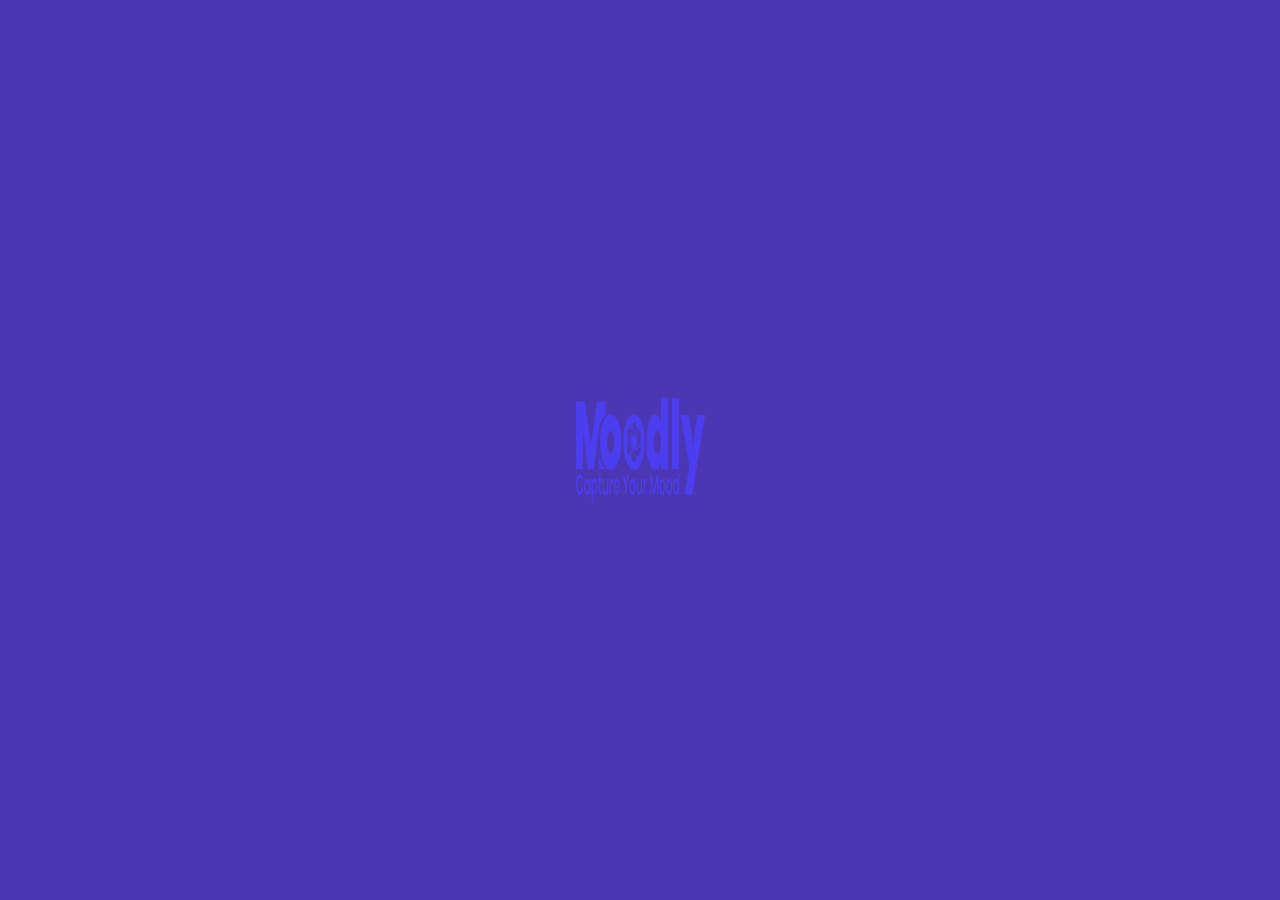
<file: moodly_uiux_lofi/index.html>
<!DOCTYPE html>
<html lang="en">
<head>
    <meta charset="UTF-8">
    <meta name="viewport" content="width=device-width, initial-scale=1.0">
    <meta http-equiv="refresh" content="3;url=login.html">
    <title>Lofi UI</title>
    <link rel="stylesheet" href="css/style.css">
</head>
<body>
    
    <div class="splash-container">
        <img src="assets/logo.svg" alt="FazleFoto Logo" class="logo">
    </div>

    <script src="js/script.js"></script>
</body>
</html>
</file>
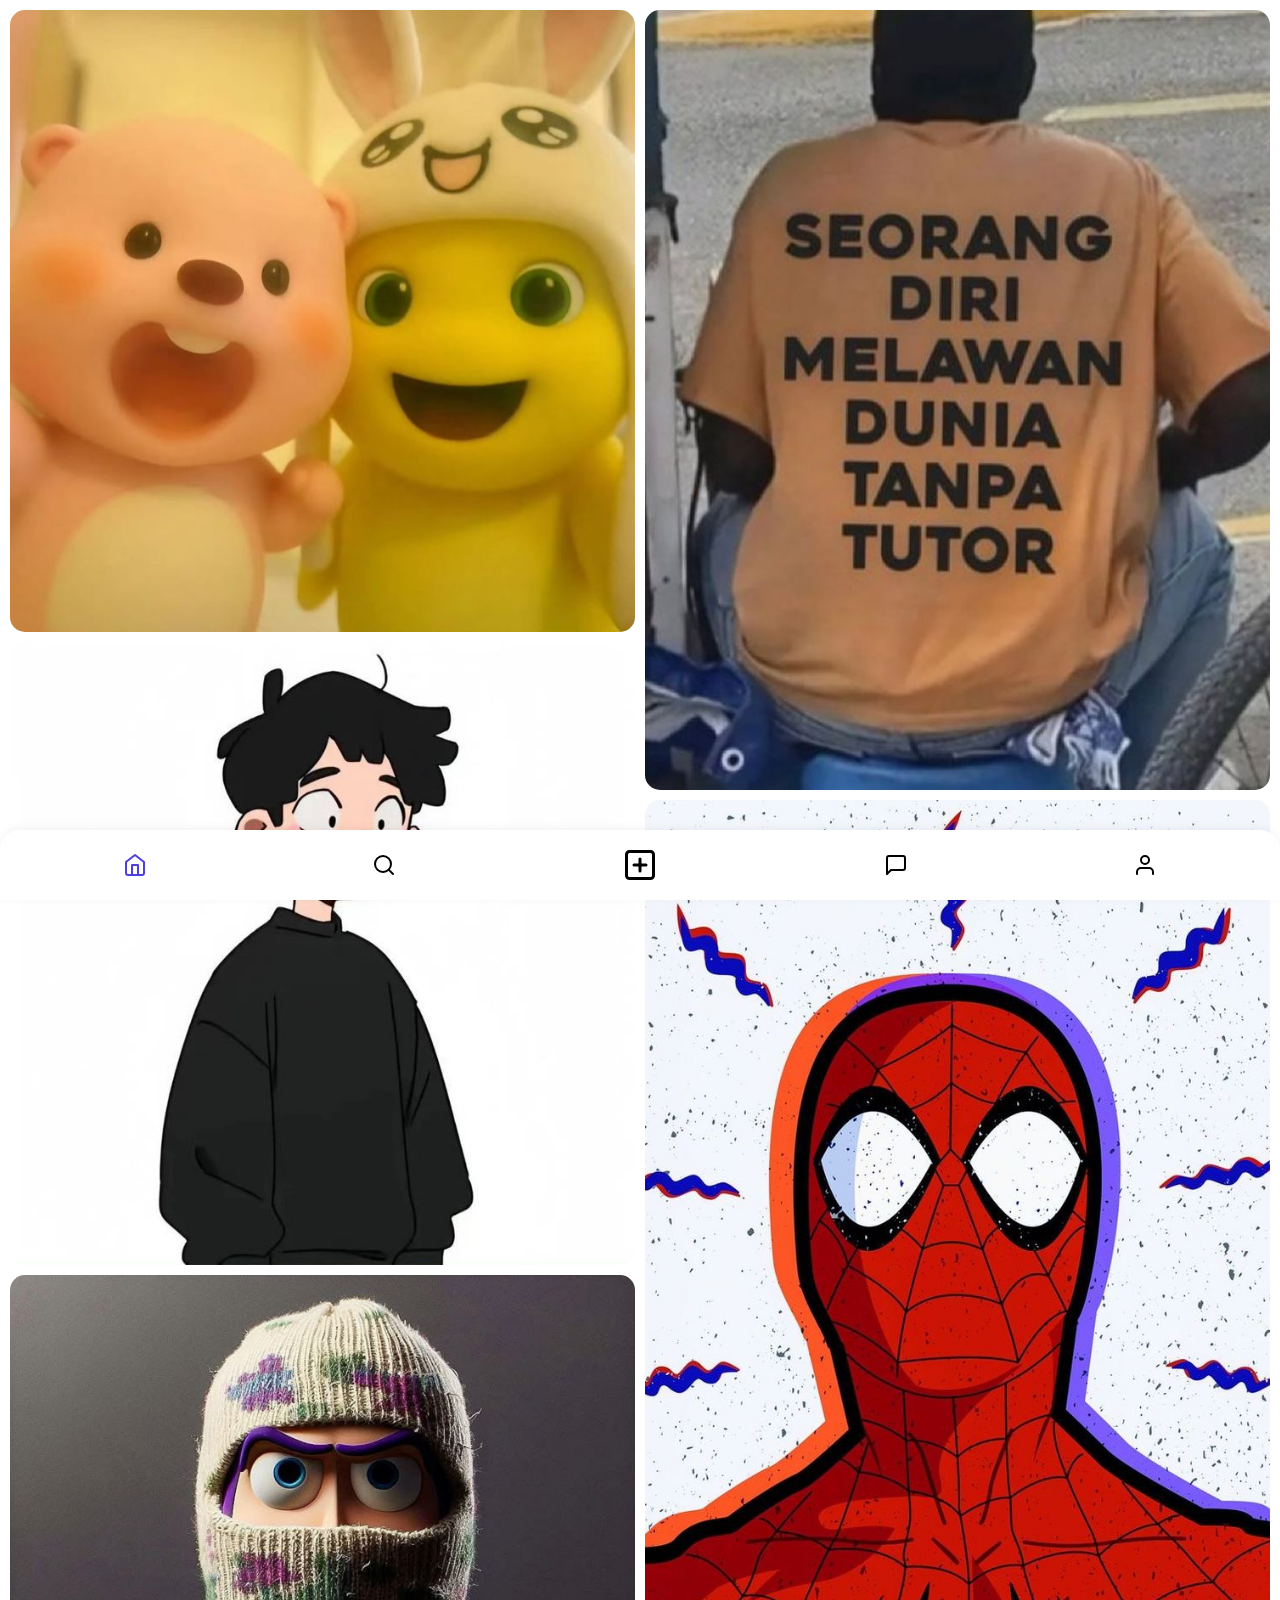
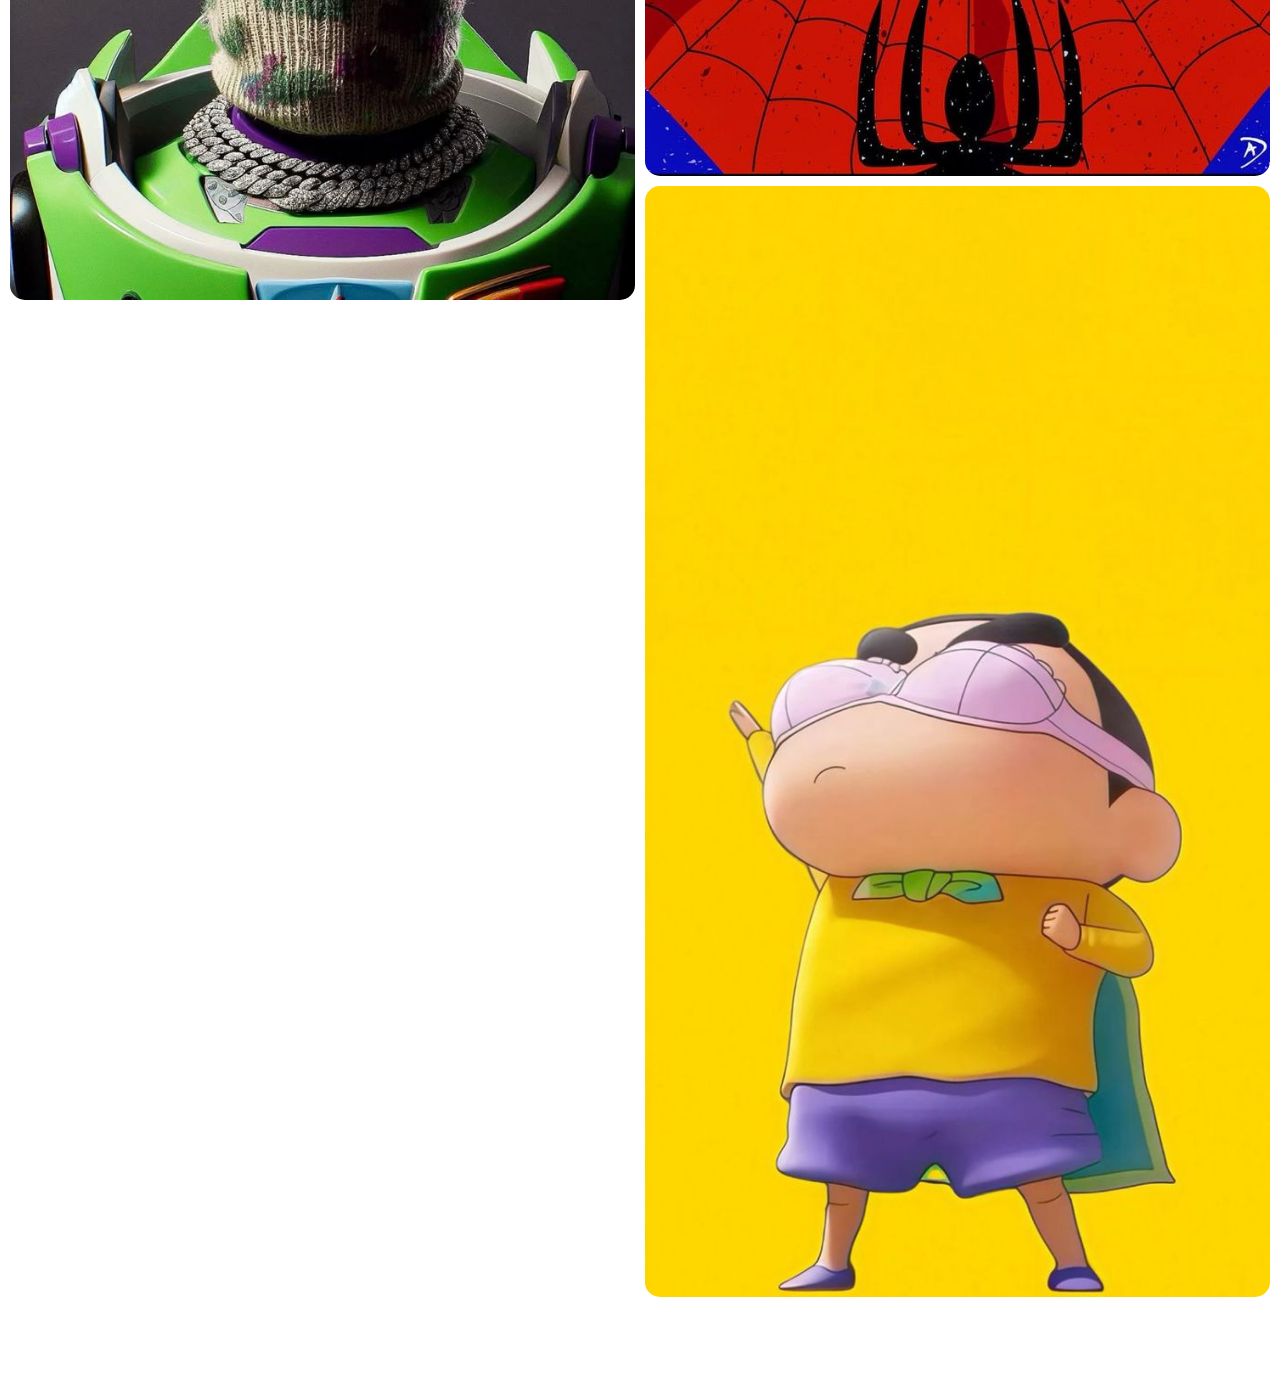
<file: moodly_uiux_lofi/beranda.html>
<!DOCTYPE html>
<html lang="en">
<head>
    <meta charset="UTF-8">
    <meta name="viewport" content="width=device-width, initial-scale=1.0">
    <title>Beranda - FazleFoto</title>
    <link rel="stylesheet" href="css/beranda.css">
</head>
<body>
    <main class="gallery-container">
        <div class="gallery-column">
            <!-- Ganti src dengan gambar Anda -->
            <a href="foto.html"><img src="assets/gallery-1.jpg" alt="Gallery image"></a>
            <a href="foto.html"><img src="assets/gallery-2.jpg" alt="Gallery image"></a>
            <a href="foto.html"><img src="assets/gallery-3.jpg" alt="Gallery image"></a>
        </div>
        <div class="gallery-column">
            <!-- Ganti src dengan gambar Anda -->
            <a href="foto.html"><img src="assets/gallery-4.jpg" alt="Gallery image"></a>
            <a href="foto.html"><img src="assets/gallery-5.jpg" alt="Gallery image"></a>
            <a href="foto.html"><img src="assets/gallery-6.jpg" alt="Gallery image"></a>
        </div>
    </main>

    <nav class="bottom-nav">
        <a href="beranda.html" class="nav-item active">
            <img src="assets/home.svg" alt="Home">
        </a>
        <a href="pencarian.html" class="nav-item">
            <img src="assets/search.svg" alt="Search">
        </a>
        <a href="upload.html" class="nav-item add">
            <img src="assets/add.svg" alt="Add">
        </a>
        <a href="notifikasi.html" class="nav-item">
            <img src="assets/chat.svg" alt="Chat">
        </a>
        <a href="profil.html" class="nav-item">
            <img src="assets/profile.svg" alt="Profile">
        </a>
    </nav>
</body>
</html>
</file>
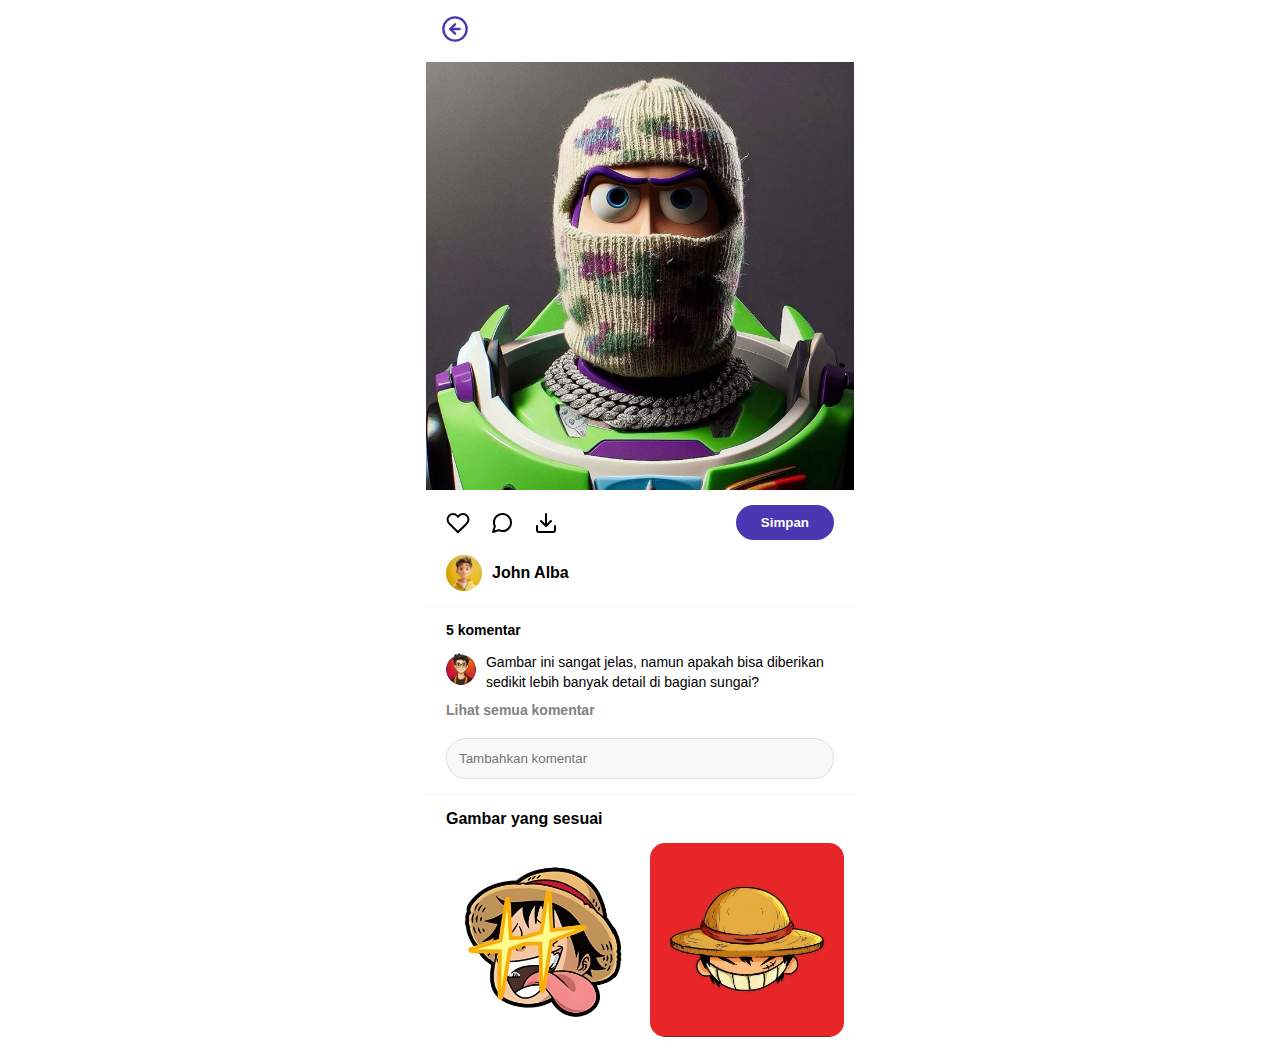
<file: moodly_uiux_lofi/foto.html>
<!DOCTYPE html>
<html lang="en">
<head>
    <meta charset="UTF-8">
    <meta name="viewport" content="width=device-width, initial-scale=1.0">
    <title>Detail Foto</title>
    <link rel="stylesheet" href="css/foto.css">
</head>
<body>
    <div class="photo-detail-container">
        <header class="photo-header">
            <a href="beranda.html" class="back-btn">
                <img src="assets/back.svg" alt="Back">
            </a>
        </header>

        <img src="assets/gallery-3.jpg" alt="Detail Foto" class="main-photo">

        <section class="actions-section">
            <div class="action-icons">
                <img src="assets/like.svg" alt="Like">
                <img src="assets/comment.svg" alt="Comment">
                <img src="assets/download.svg" alt="Download">
            </div>
            <button class="btn-simpan">Simpan</button>
        </section>

        <section class="author-section">
            <img src="assets/avatar.png" alt="Author Avatar" class="author-avatar">
            <span class="author-name">John Alba</span>
        </section>

        <section class="comments-section">
            <p class="comment-count">5 komentar</p>
            <div class="comment">
                <img src="assets/avatar-comment.png" alt="Commenter Avatar" class="comment-avatar">
                <p>Gambar ini sangat jelas, namun apakah bisa diberikan sedikit lebih banyak detail di bagian sungai?</p>
            </div>
            <a href="#" class="view-all-comments">Lihat semua komentar</a>
            <div class="add-comment">
                <input type="text" placeholder="Tambahkan komentar">
            </div>
        </section>

        <section class="related-photos">
            <h3>Gambar yang sesuai</h3>
            <div class="related-grid">
                <img src="assets/related-1.jpg" alt="Related Photo 1">
                <img src="assets/related-2.jpg" alt="Related Photo 2">
            </div>
        </section>
    </div>
</body>
</html>
</file>
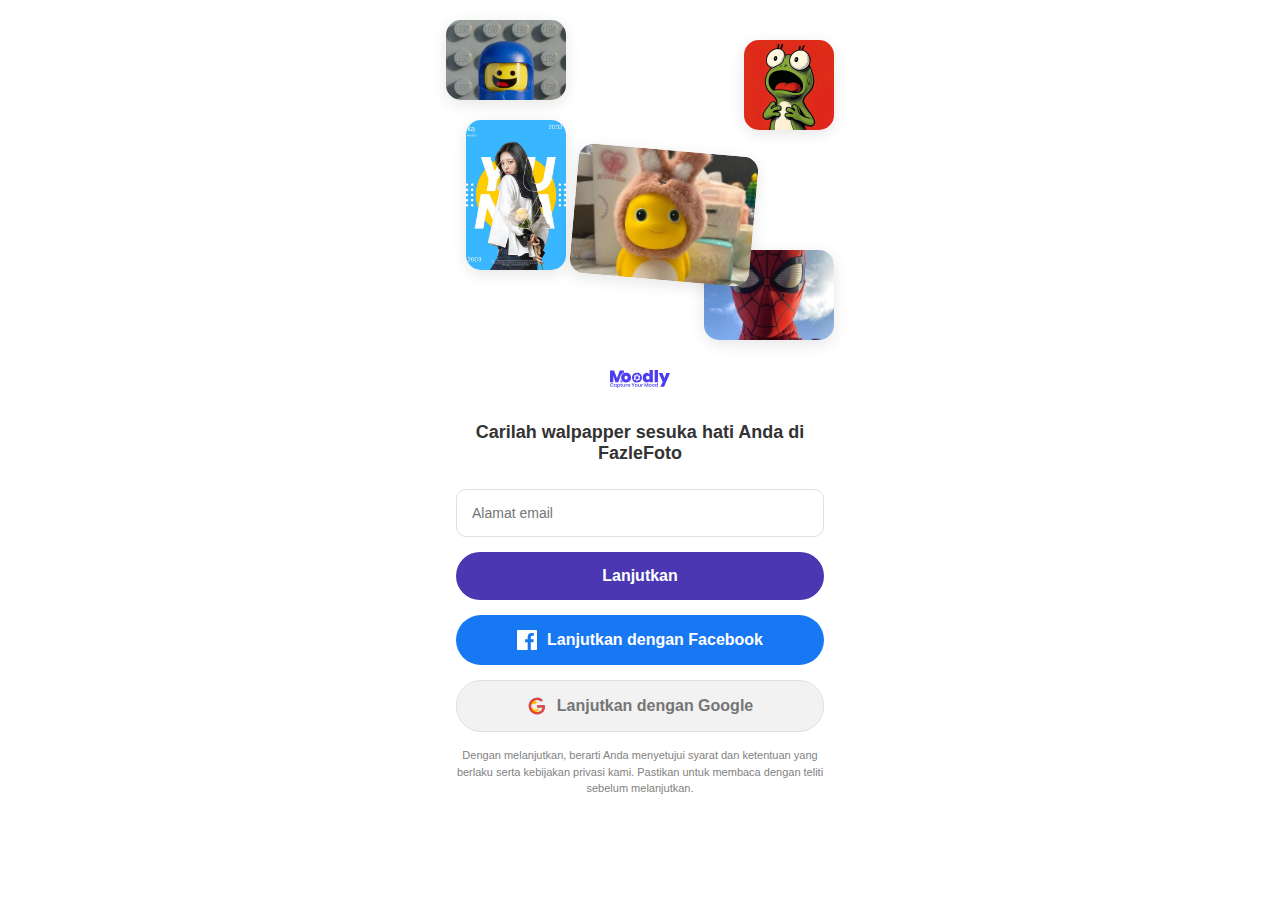
<file: moodly_uiux_lofi/login.html>
<!DOCTYPE html>
<html lang="en">
<head>
    <meta charset="UTF-8">
    <meta name="viewport" content="width=device-width, initial-scale=1.0">
    <title>Login - FazleFoto</title>
    <link rel="stylesheet" href="css/login.css">
</head>
<body>
    <div class="login-container">
        <div class="images-grid">
            <!-- Gambar-gambar ini hanya placeholder, ganti dengan gambar Anda -->
            <img src="assets/img1.jpg" alt="Image 1" class="grid-img img1">
            <img src="assets/img2.jpg" alt="Image 2" class="grid-img img2">
            <img src="assets/img3.jpg" alt="Image 3" class="grid-img img3">
            <img src="assets/img4.jpg" alt="Image 4" class="grid-img img4">
            <img src="assets/img5.jpg" alt="Image 5" class="grid-img img5">
        </div>

        <div class="login-form">
            <img src="assets/logo.svg" alt="FazleFoto Logo" class="logo">
            <h2>Carilah walpapper sesuka hati Anda di FazleFoto</h2>
            
            <input type="email" placeholder="Alamat email">
            
            <a href="beranda.html" class="btn-link"><button class="btn btn-primary">Lanjutkan</button></a>
            <a href="beranda.html" class="btn-link"><button class="btn btn-facebook">
                <img src="assets/facebook.svg" alt="Facebook"> Lanjutkan dengan Facebook
            </button></a>
            <a href="beranda.html" class="btn-link"><button class="btn btn-google">
                <img src="assets/google.svg" alt="Google"> Lanjutkan dengan Google
            </button></a>

            <p class="terms">
                Dengan melanjutkan, berarti Anda menyetujui syarat dan ketentuan yang berlaku serta kebijakan privasi kami. Pastikan untuk membaca dengan teliti sebelum melanjutkan.
            </p>
        </div>
    </div>
</body>
</html>
</file>
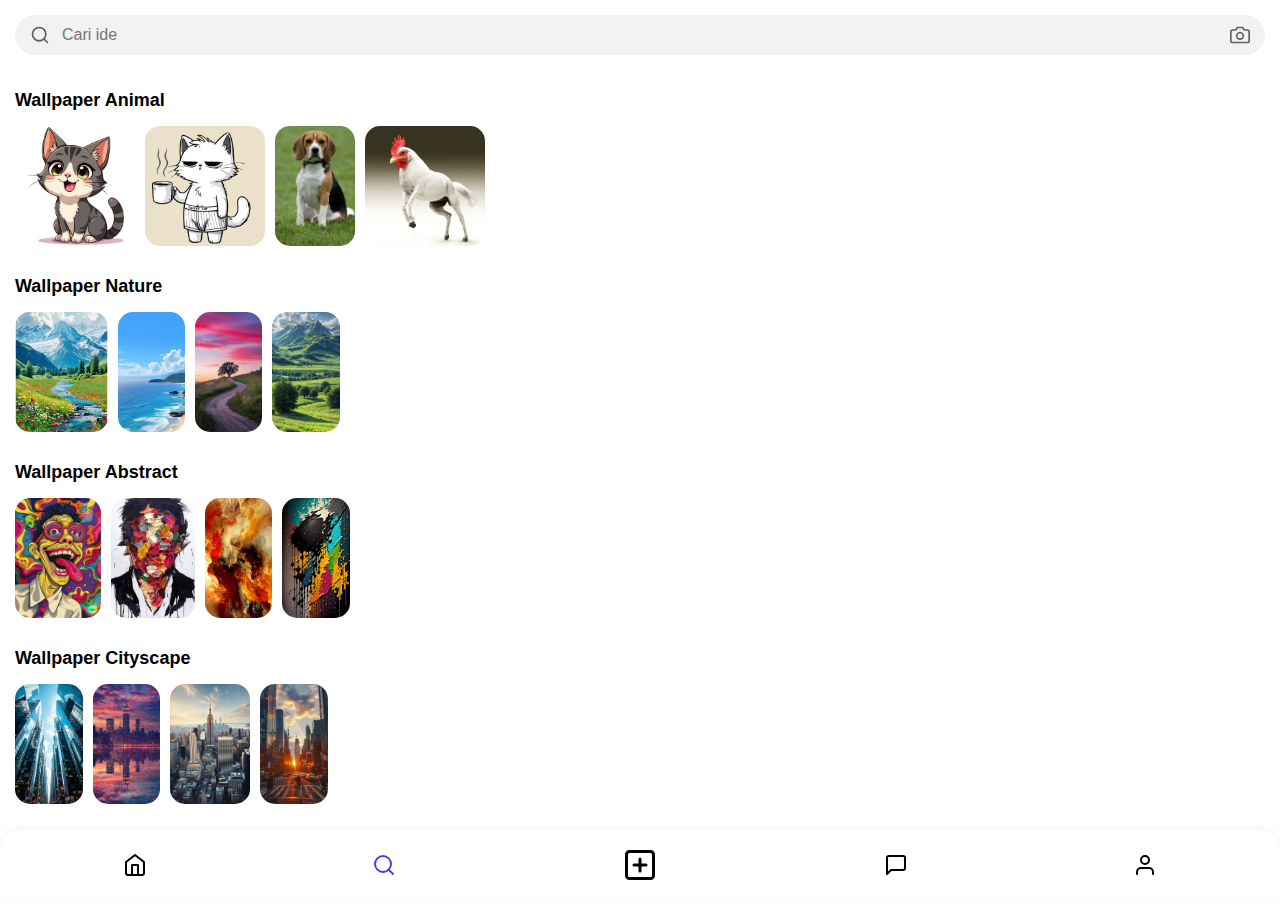
<file: moodly_uiux_lofi/pencarian.html>
<!DOCTYPE html>
<html lang="en">
<head>
    <meta charset="UTF-8">
    <meta name="viewport" content="width=device-width, initial-scale=1.0">
    <title>Pencarian - FazleFoto</title>
    <link rel="stylesheet" href="css/pencarian.css">
</head>
<body>
    <div class="search-page-container">
        <header class="search-header">
            <div class="search-bar">
                <img src="assets/search.svg" alt="Search Icon" class="search-icon">
                <input type="text" placeholder="Cari ide">
                <img src="assets/camera.svg" alt="Search by image" class="camera-icon">
            </div>
        </header>

        <main class="categories-container">
            <section class="category-section">
                <h3>Wallpaper Animal</h3>
                <div class="thumbnail-row">
                    <img src="assets/animal-1.jpg" alt="Animal 1">
                    <img src="assets/animal-2.jpg" alt="Animal 2">
                    <img src="assets/animal-3.jpg" alt="Animal 3">
                    <img src="assets/animal-4.jpg" alt="Animal 4">
                </div>
            </section>

            <section class="category-section">
                <h3>Wallpaper Nature</h3>
                <div class="thumbnail-row">
                    <img src="assets/nature-1.jpg" alt="Nature 1">
                    <img src="assets/nature-2.jpg" alt="Nature 2">
                    <img src="assets/nature-3.jpg" alt="Nature 3">
                    <img src="assets/nature-4.jpg" alt="Nature 4">
                </div>
            </section>

            <section class="category-section">
                <h3>Wallpaper Abstract</h3>
                <div class="thumbnail-row">
                    <img src="assets/abstract-1.jpg" alt="Abstract 1">
                    <img src="assets/abstract-2.jpg" alt="Abstract 2">
                    <img src="assets/abstract-3.jpg" alt="Abstract 3">
                    <img src="assets/abstract-4.jpg" alt="Abstract 4">
                </div>
            </section>

             <section class="category-section">
                <h3>Wallpaper Cityscape</h3>
                <div class="thumbnail-row">
                    <img src="assets/city-1.jpg" alt="City 1">
                    <img src="assets/city-2.jpg" alt="City 2">
                    <img src="assets/city-3.jpg" alt="City 3">
                    <img src="assets/city-4.jpg" alt="City 4">
                </div>
            </section>
        </main>
    </div>

    <nav class="bottom-nav">
        <a href="beranda.html" class="nav-item">
            <img src="assets/home.svg" alt="Home">
        </a>
        <a href="#" class="nav-item active">
            <img src="assets/search.svg" alt="Search">
        </a>
        <a href="upload.html" class="nav-item add">
            <img src="assets/add.svg" alt="Add">
        </a>
        <a href="notifikasi.html" class="nav-item">
            <img src="assets/chat.svg" alt="Chat">
        </a>
        <a href="profil.html" class="nav-item">
            <img src="assets/profile.svg" alt="Profile">
        </a>
    </nav>
</body>
</html>
</file>
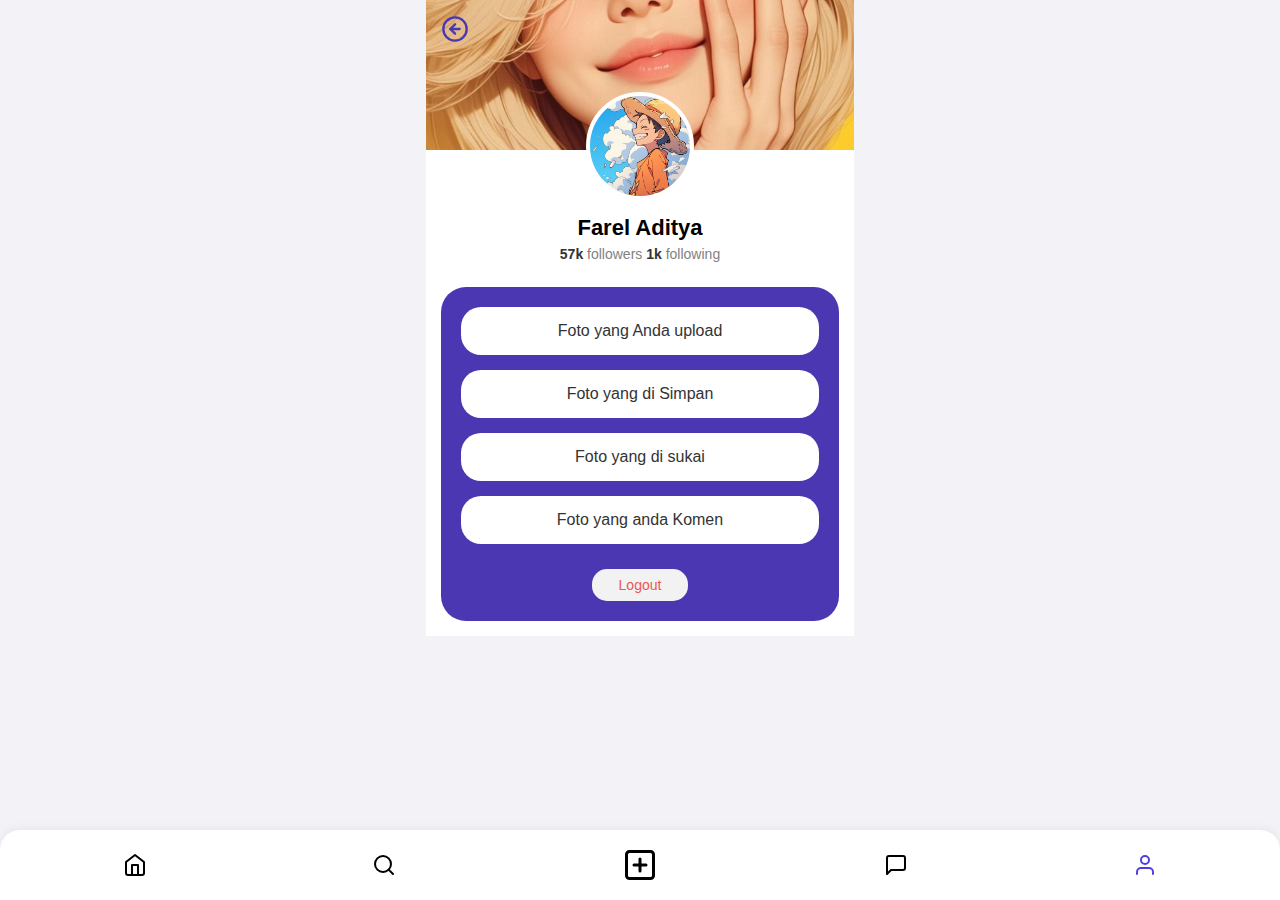
<file: moodly_uiux_lofi/profil.html>
<!DOCTYPE html>
<html lang="en">
<head>
    <meta charset="UTF-8">
    <meta name="viewport" content="width=device-width, initial-scale=1.0">
    <title>Profil - FazleFoto</title>
    <link rel="stylesheet" href="css/profil.css">
</head>
<body>
    <div class="profile-page-container">
        <header class="profile-header">
            <img src="assets/profile-banner.jpg" alt="Profile Banner" class="profile-banner">
            <a href="beranda.html" class="back-btn">
                <img src="assets/back.svg" alt="Back">
            </a>
            <div class="profile-picture-container">
                <img src="assets/profile-pic.png" alt="Profile Picture" class="profile-picture">
            </div>
        </header>

        <main class="profile-info">
            <h2>Farel Aditya</h2>
            <p class="stats"><b>57k</b> followers  <b>1k</b> following</p>

            <div class="menu-container">
                <a href="#" class="menu-button">Foto yang Anda upload</a>
                <a href="#" class="menu-button">Foto yang di Simpan</a>
                <a href="#" class="menu-button">Foto yang di sukai</a>
                <a href="#" class="menu-button">Foto yang anda Komen</a>
                <a href="#" class="logout-button">Logout</a>
            </div>
        </main>
    </div>

    <nav class="bottom-nav">
        <a href="beranda.html" class="nav-item">
            <img src="assets/home.svg" alt="Home">
        </a>
        <a href="pencarian.html" class="nav-item">
            <img src="assets/search.svg" alt="Search">
        </a>
        <a href="upload.html" class="nav-item add">
            <img src="assets/add.svg" alt="Add">
        </a>
        <a href="notifikasi.html" class="nav-item">
            <img src="assets/chat.svg" alt="Chat">
        </a>
        <a href="#" class="nav-item active">
            <img src="assets/profile.svg" alt="Profile">
        </a>
    </nav>
</body>
</html>
</file>
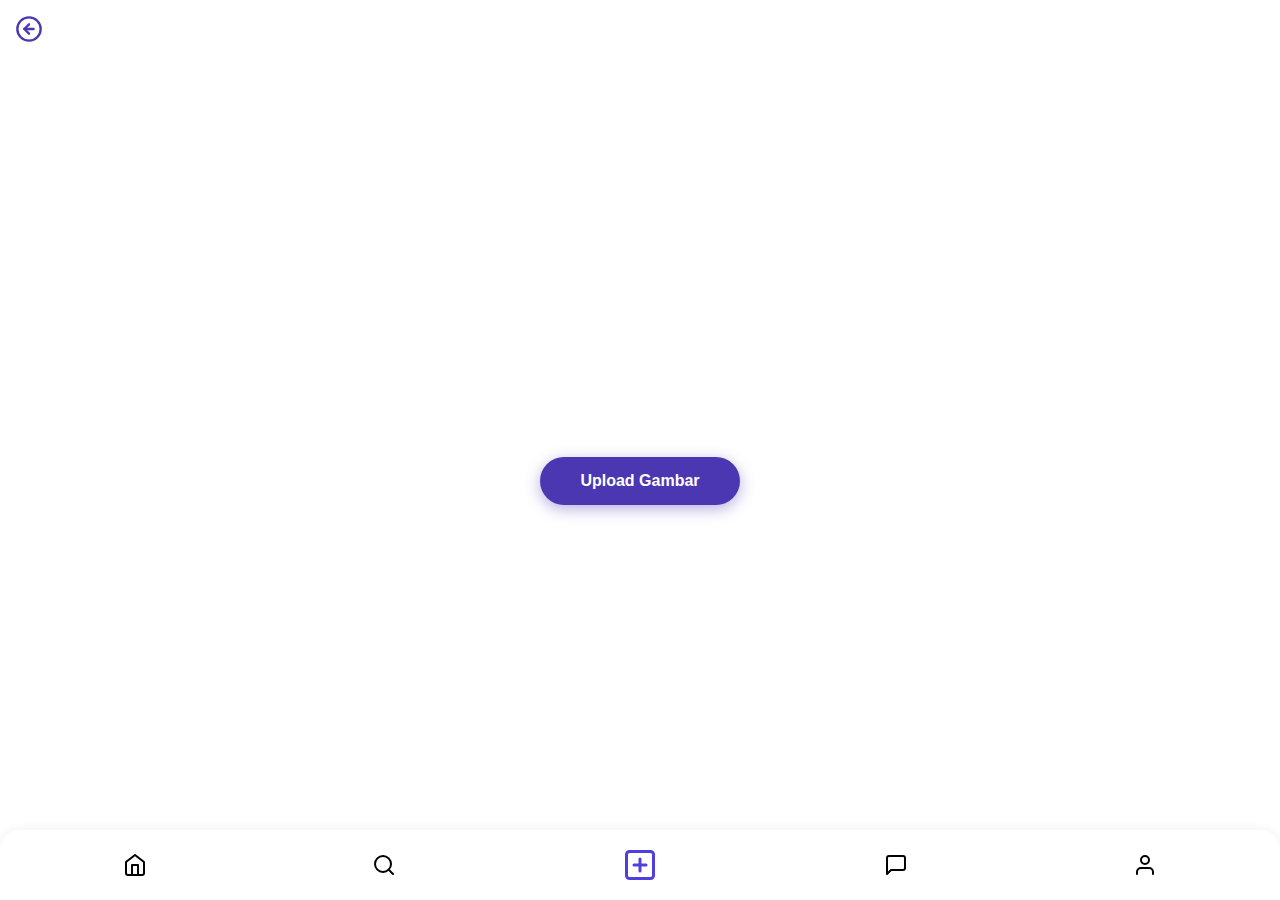
<file: moodly_uiux_lofi/upload.html>
<!DOCTYPE html>
<html lang="en">
<head>
    <meta charset="UTF-8">
    <meta name="viewport" content="width=device-width, initial-scale=1.0">
    <title>Upload - FazleFoto</title>
    <link rel="stylesheet" href="css/upload.css">
</head>
<body>
    <div class="upload-page-container">
        <header class="upload-header">
            <a href="beranda.html" class="back-btn">
                <img src="assets/back.svg" alt="Back">
            </a>
        </header>

        <main class="upload-main">
            <button class="btn-upload">Upload Gambar</button>
        </main>
    </div>

    <nav class="bottom-nav">
        <a href="beranda.html" class="nav-item">
            <img src="assets/home.svg" alt="Home">
        </a>
        <a href="pencarian.html" class="nav-item">
            <img src="assets/search.svg" alt="Search">
        </a>
        <a href="upload.html" class="nav-item add active">
            <img src="assets/add.svg" alt="Add">
        </a>
        <a href="notifikasi.html" class="nav-item">
            <img src="assets/chat.svg" alt="Chat">
        </a>
        <a href="profil.html" class="nav-item">
            <img src="assets/profile.svg" alt="Profile">
        </a>
    </nav>
</body>
</html>
</file>
<file: moodly_uiux_lofi/css/style.css>
body {
    margin: 0;
    font-family: -apple-system, BlinkMacSystemFont, 'Segoe UI', Roboto, 'Helvetica Neue', Arial, sans-serif;
}

.splash-container {
    display: flex;
    justify-content: center;
    align-items: center;
    height: 100vh;
    background-color: #4A37B1; /* Warna ungu dari desain */
}

.logo {
    width: 129px; /* Ukuran dari desain */
    height: 104px;
}
</file>
<file: moodly_uiux_lofi/css/beranda.css>
body {
    margin: 0 0 80px 0; /* Memberi ruang untuk bottom-nav */
    font-family: -apple-system, BlinkMacSystemFont, 'Segoe UI', Roboto, 'Helvetica Neue', Arial, sans-serif;
    background-color: #FFFFFF;
}

.gallery-container {
    display: flex;
    padding: 10px;
    gap: 10px;
}

.gallery-column {
    display: flex;
    flex-direction: column;
    gap: 10px;
    width: 50%;
}

.gallery-column img {
    width: 100%;
    border-radius: 15px;
    display: block;
}

.bottom-nav {
    position: fixed;
    bottom: 0;
    left: 0;
    right: 0;
    height: 70px;
    background-color: #FFFFFF;
    box-shadow: 0 -2px 10px rgba(0,0,0,0.05);
    display: flex;
    justify-content: space-around;
    align-items: center;
    padding: 0 10px;
    border-top-left-radius: 20px;
    border-top-right-radius: 20px;
}

.nav-item {
    display: flex;
    justify-content: center;
    align-items: center;
}

.nav-item img {
    height: 24px;
}

.nav-item.add img {
    height: 36px;
}

/* Ganti warna ikon aktif sesuai kebutuhan */
.nav-item.active img {
    filter: invert(20%) sepia(84%) saturate(3756%) hue-rotate(244deg) brightness(91%) contrast(93%);
}
</file>
<file: moodly_uiux_lofi/css/foto.css>
body {
    margin: 0;
    font-family: -apple-system, BlinkMacSystemFont, 'Segoe UI', Roboto, 'Helvetica Neue', Arial, sans-serif;
    background-color: #FFFFFF;
}

.photo-detail-container {
    max-width: 428px;
    margin: auto;
}

.photo-header {
    padding: 15px;
}

.back-btn img {
    width: 28px;
    height: 28px;
}

.main-photo {
    width: 100%;
    display: block;
}

.actions-section {
    display: flex;
    justify-content: space-between;
    align-items: center;
    padding: 15px 20px;
}

.action-icons {
    display: flex;
    gap: 20px;
}

.action-icons img {
    width: 24px;
    height: 24px;
    cursor: pointer;
}

.btn-simpan {
    background-color: #4A37B1;
    color: white;
    border: none;
    border-radius: 20px;
    padding: 10px 25px;
    font-weight: bold;
    cursor: pointer;
}

.author-section {
    display: flex;
    align-items: center;
    padding: 0 20px 15px 20px;
    border-bottom: 1px solid #F2F2F2;
}

.author-avatar {
    width: 36px;
    height: 36px;
    border-radius: 50%;
    margin-right: 10px;
}

.author-name {
    font-weight: 600;
}

.comments-section {
    padding: 15px 20px;
    border-bottom: 1px solid #F2F2F2;
}

.comment-count {
    font-size: 14px;
    font-weight: 600;
    margin: 0 0 15px 0;
}

.comment {
    display: flex;
    align-items: flex-start;
    gap: 10px;
    font-size: 14px;
    line-height: 1.4;
    margin-bottom: 10px;
}

.comment-avatar {
    width: 32px;
    height: 32px;
    border-radius: 50%;
}

.comment p {
    margin: 0;
}

.view-all-comments {
    font-size: 14px;
    font-weight: 600;
    color: #828282;
    text-decoration: none;
    display: block;
    margin-bottom: 20px;
}

.add-comment input {
    width: 100%;
    padding: 12px;
    border: 1px solid #E0E0E0;
    border-radius: 20px;
    box-sizing: border-box;
    background-color: #F8F8F8;
}

.related-photos {
    padding: 15px 20px;
}

.related-photos h3 {
    font-size: 16px;
    font-weight: 600;
    margin: 0 0 15px 0;
}

.related-grid {
    display: flex;
    gap: 10px;
}

.related-grid img {
    width: 50%;
    border-radius: 15px;
}
</file>
<file: moodly_uiux_lofi/css/login.css>
body {
    margin: 0;
    font-family: -apple-system, BlinkMacSystemFont, 'Segoe UI', Roboto, 'Helvetica Neue', Arial, sans-serif;
    background-color: #FFFFFF;
}

.login-container {
    max-width: 428px; /* Ukuran iPhone 14 Pro Max width */
    margin: auto;
    display: flex;
    flex-direction: column;
}

.images-grid {
    position: relative;
    height: 350px; /* Perkiraan tinggi area gambar */
    margin-bottom: 20px;
}

.grid-img {
    position: absolute;
    border-radius: 15px;
    box-shadow: 0 4px 15px rgba(0,0,0,0.1);
    object-fit: cover;
}

/* Posisi dan ukuran gambar disesuaikan agar mirip desain */
.img1 { top: 20px; left: 20px; width: 120px; height: 80px; }
.img2 { top: 120px; left: 40px; width: 100px; height: 150px; }
.img3 { top: 40px; right: 20px; width: 90px; height: 90px; }
.img4 { top: 150px; right: 100px; width: 180px; height: 130px; transform: rotate(5deg); z-index: 1; }
.img5 { top: 250px; right: 20px; width: 130px; height: 90px; }

.login-form {
    padding: 0 30px;
    text-align: center;
}

.login-form .logo {
    width: 60px; /* Ukuran logo lebih kecil di halaman login */
    height: auto;
    margin-bottom: 15px;
}

.login-form h2 {
    font-size: 18px;
    font-weight: 600;
    margin-bottom: 25px;
    color: #333;
}

input[type="email"] {
    width: 100%;
    padding: 15px;
    border: 1px solid #E0E0E0;
    border-radius: 10px;
    margin-bottom: 15px;
    box-sizing: border-box;
    font-size: 14px;
}

.btn {
    width: 100%;
    padding: 15px;
    border: none;
    border-radius: 25px;
    font-size: 16px;
    font-weight: bold;
    cursor: pointer;
    margin-bottom: 15px;
    display: flex;
    justify-content: center;
    align-items: center;
    gap: 10px;
}

.btn-primary {
    background-color: #4A37B1;
    color: white;
}

.btn-facebook {
    background-color: #1877F2;
    color: white;
}

.btn-google {
    background-color: #F2F2F2;
    color: #757575;
    border: 1px solid #E0E0E0;
}

.btn img {
    width: 20px;
    height: 20px;
}

.terms {
    font-size: 11px;
    color: #828282;
    line-height: 1.5;
}

.btn-link {
    text-decoration: none;
    color: inherit;
    display: block;
}
</file>
<file: moodly_uiux_lofi/css/pencarian.css>
body {
    margin: 0 0 80px 0; /* Memberi ruang untuk bottom-nav */
    font-family: -apple-system, BlinkMacSystemFont, 'Segoe UI', Roboto, 'Helvetica Neue', Arial, sans-serif;
    background-color: #FFFFFF;
}

.search-page-container {
    padding: 15px;
}

.search-header {
    padding-bottom: 15px;
}

.search-bar {
    display: flex;
    align-items: center;
    background-color: #F2F2F2;
    border-radius: 25px;
    padding: 10px 15px;
}

.search-bar input {
    flex-grow: 1;
    border: none;
    background: none;
    outline: none;
    font-size: 16px;
    margin: 0 10px;
}

.search-icon,
.camera-icon {
    height: 20px;
    opacity: 0.6;
}

.categories-container h3 {
    font-size: 18px;
    font-weight: 600;
    margin: 20px 0 15px 0;
}

.thumbnail-row {
    display: flex;
    overflow-x: auto;
    gap: 10px;
    padding-bottom: 10px; /* Ruang untuk scrollbar agar tidak terlalu mepet */
    /* Sembunyikan scrollbar */
    -ms-overflow-style: none;  /* IE and Edge */
    scrollbar-width: none;  /* Firefox */
}

.thumbnail-row::-webkit-scrollbar {
    display: none; /* Chrome, Safari, Opera */
}

.thumbnail-row img {
    height: 120px;
    width: auto;
    border-radius: 15px;
    object-fit: cover;
}

/* Navigasi Bawah */
.bottom-nav {
    position: fixed;
    bottom: 0;
    left: 0;
    right: 0;
    height: 70px;
    background-color: #FFFFFF;
    box-shadow: 0 -2px 10px rgba(0,0,0,0.05);
    display: flex;
    justify-content: space-around;
    align-items: center;
    padding: 0 10px;
    border-top-left-radius: 20px;
    border-top-right-radius: 20px;
}

.nav-item {
    display: flex;
    justify-content: center;
    align-items: center;
}

.nav-item img {
    height: 24px;
}

.nav-item.add img {
    height: 36px;
}

.nav-item.active img {
    filter: invert(20%) sepia(84%) saturate(3756%) hue-rotate(244deg) brightness(91%) contrast(93%);
}
</file>
<file: moodly_uiux_lofi/css/profil.css>
body {
    margin: 0 0 80px 0;
    font-family: -apple-system, BlinkMacSystemFont, 'Segoe UI', Roboto, 'Helvetica Neue', Arial, sans-serif;
    background-color: #F2F2F7;
}

.profile-page-container {
    max-width: 428px;
    margin: auto;
    background-color: #FFFFFF;
}

.profile-header {
    position: relative;
    height: 200px; /* Tinggi banner + setengah foto profil */
}

.profile-banner {
    width: 100%;
    height: 150px; /* Tinggi banner */
    object-fit: cover;
}

.back-btn {
    position: absolute;
    top: 15px;
    left: 15px;
    z-index: 2;
}

.back-btn img {
    width: 28px;
    height: 28px;
}

.profile-picture-container {
    position: absolute;
    bottom: 0;
    left: 50%;
    transform: translateX(-50%);
    width: 100px;
    height: 100px;
    border-radius: 50%;
    background-color: #E0E0E0;
    border: 4px solid white;
    display: flex;
    justify-content: center;
    align-items: center;
}

.profile-picture {
    width: 100%;
    height: 100%;
    border-radius: 50%;
    object-fit: cover;
}

.profile-info {
    text-align: center;
    padding: 15px;
}

.profile-info h2 {
    margin: 0;
    font-size: 22px;
}

.profile-info .stats {
    margin: 5px 0 25px 0;
    font-size: 14px;
    color: #828282;
}

.stats b {
    color: #333;
}

.menu-container {
    background-color: #4A37B1;
    border-radius: 25px;
    padding: 20px;
    display: flex;
    flex-direction: column;
    gap: 15px;
}

.menu-button {
    background-color: white;
    color: #333;
    border: none;
    border-radius: 20px;
    padding: 15px;
    font-size: 16px;
    font-weight: 500;
    text-align: center;
    text-decoration: none;
    display: block;
}

.logout-button {
    background-color: #F2F2F2;
    color: #EB5757; /* Merah untuk logout */
    border: none;
    border-radius: 15px;
    padding: 8px;
    font-size: 14px;
    font-weight: 500;
    text-align: center;
    text-decoration: none;
    display: block;
    width: 80px;
    margin: 10px auto 0 auto;
}

/* Navigasi Bawah */
.bottom-nav {
    position: fixed;
    bottom: 0;
    left: 0;
    right: 0;
    height: 70px;
    background-color: #FFFFFF;
    box-shadow: 0 -2px 10px rgba(0,0,0,0.05);
    display: flex;
    justify-content: space-around;
    align-items: center;
    padding: 0 10px;
    border-top-left-radius: 20px;
    border-top-right-radius: 20px;
}

.nav-item {
    display: flex;
    justify-content: center;
    align-items: center;
}

.nav-item img {
    height: 24px;
}

.nav-item.add img {
    height: 36px;
}

.nav-item.active img {
    filter: invert(20%) sepia(84%) saturate(3756%) hue-rotate(244deg) brightness(91%) contrast(93%);
}
</file>
<file: moodly_uiux_lofi/css/upload.css>
body {
    margin: 0;
    font-family: -apple-system, BlinkMacSystemFont, 'Segoe UI', Roboto, 'Helvetica Neue', Arial, sans-serif;
    background-color: #FFFFFF;
    display: flex;
    flex-direction: column;
    height: 100vh;
}

.upload-page-container {
    flex-grow: 1;
    display: flex;
    flex-direction: column;
}

.upload-header {
    padding: 15px;
}

.back-btn img {
    width: 28px;
    height: 28px;
}

.upload-main {
    flex-grow: 1;
    display: flex;
    justify-content: center;
    align-items: center;
}

.btn-upload {
    background-color: #4A37B1;
    color: white;
    border: none;
    border-radius: 25px;
    padding: 15px 40px;
    font-size: 16px;
    font-weight: bold;
    cursor: pointer;
    box-shadow: 0 4px 15px rgba(74, 55, 177, 0.4);
}

/* Navigasi Bawah */
.bottom-nav {
    position: fixed;
    bottom: 0;
    left: 0;
    right: 0;
    height: 70px;
    background-color: #FFFFFF;
    box-shadow: 0 -2px 10px rgba(0,0,0,0.05);
    display: flex;
    justify-content: space-around;
    align-items: center;
    padding: 0 10px;
    border-top-left-radius: 20px;
    border-top-right-radius: 20px;
}

.nav-item {
    display: flex;
    justify-content: center;
    align-items: center;
}

.nav-item img {
    height: 24px;
}

.nav-item.add img {
    height: 36px;
}

.nav-item.active img {
    filter: invert(20%) sepia(84%) saturate(3756%) hue-rotate(244deg) brightness(91%) contrast(93%);
}
</file>
